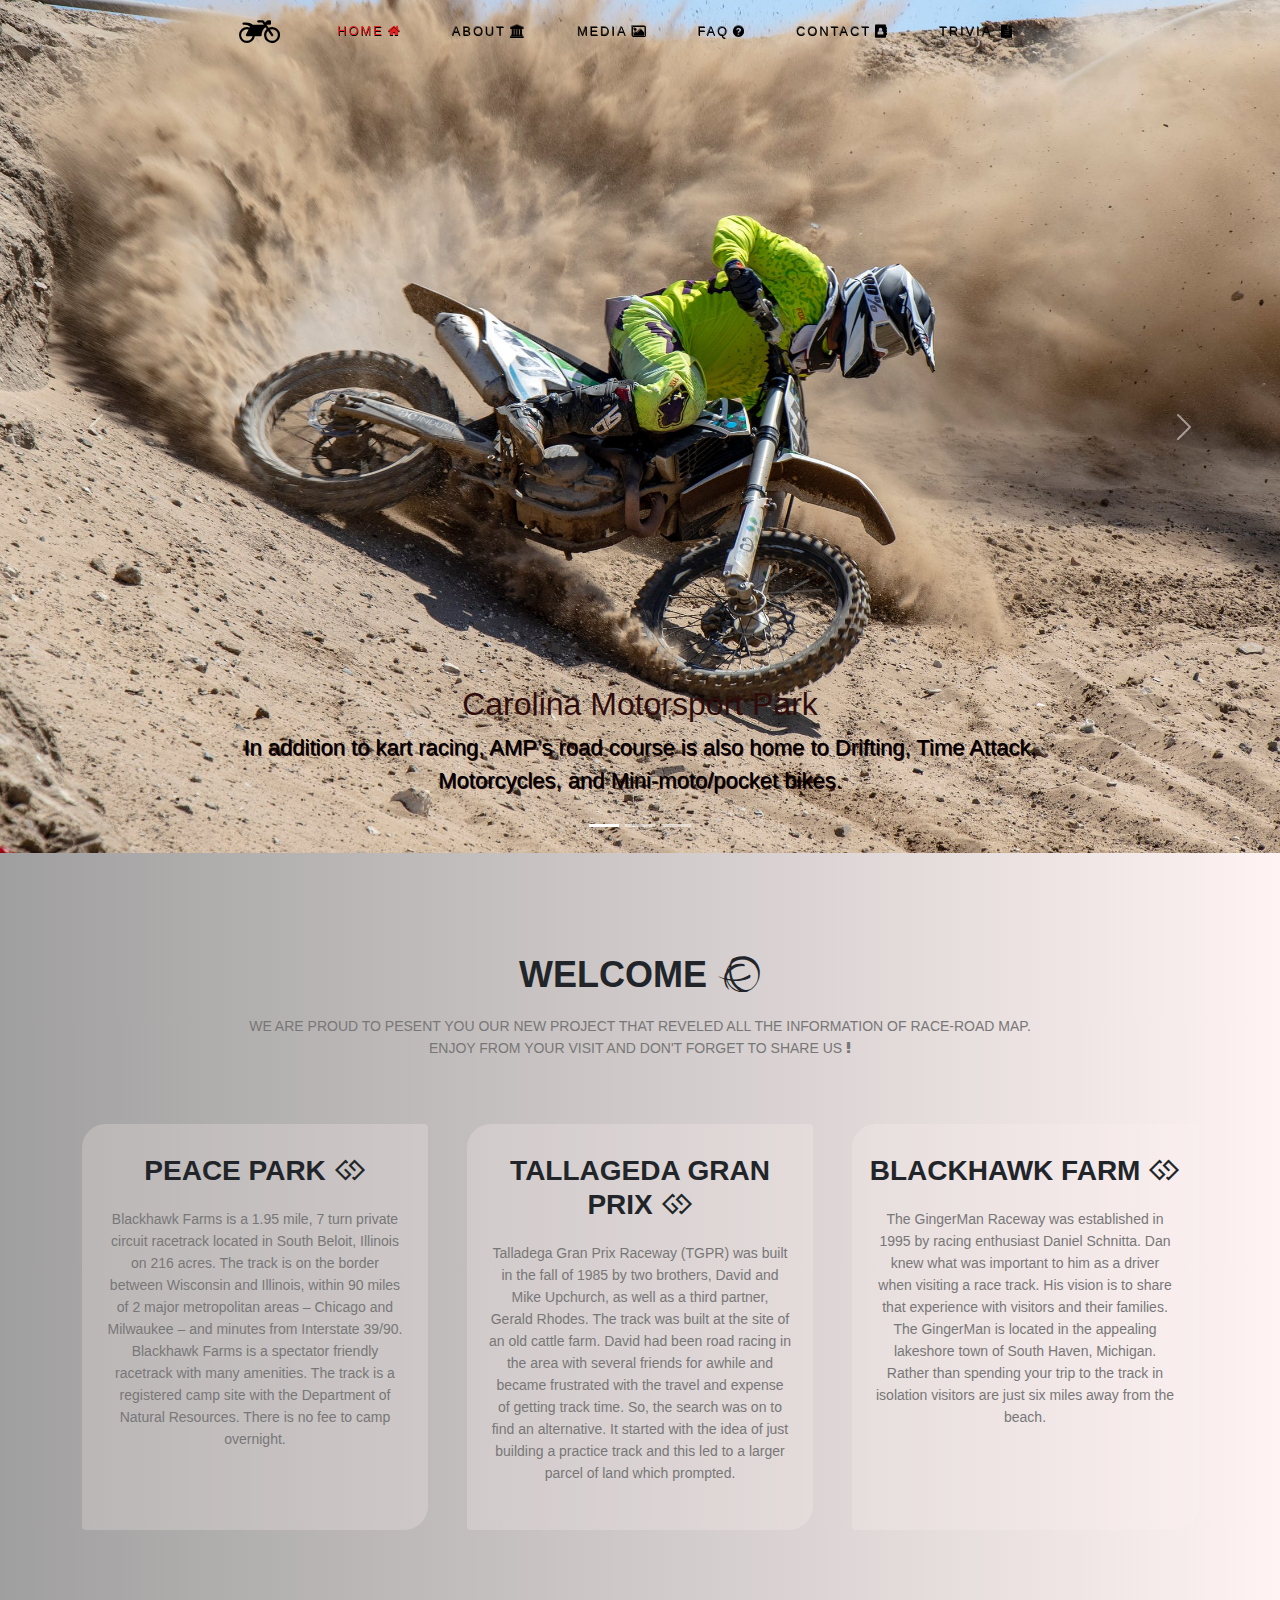
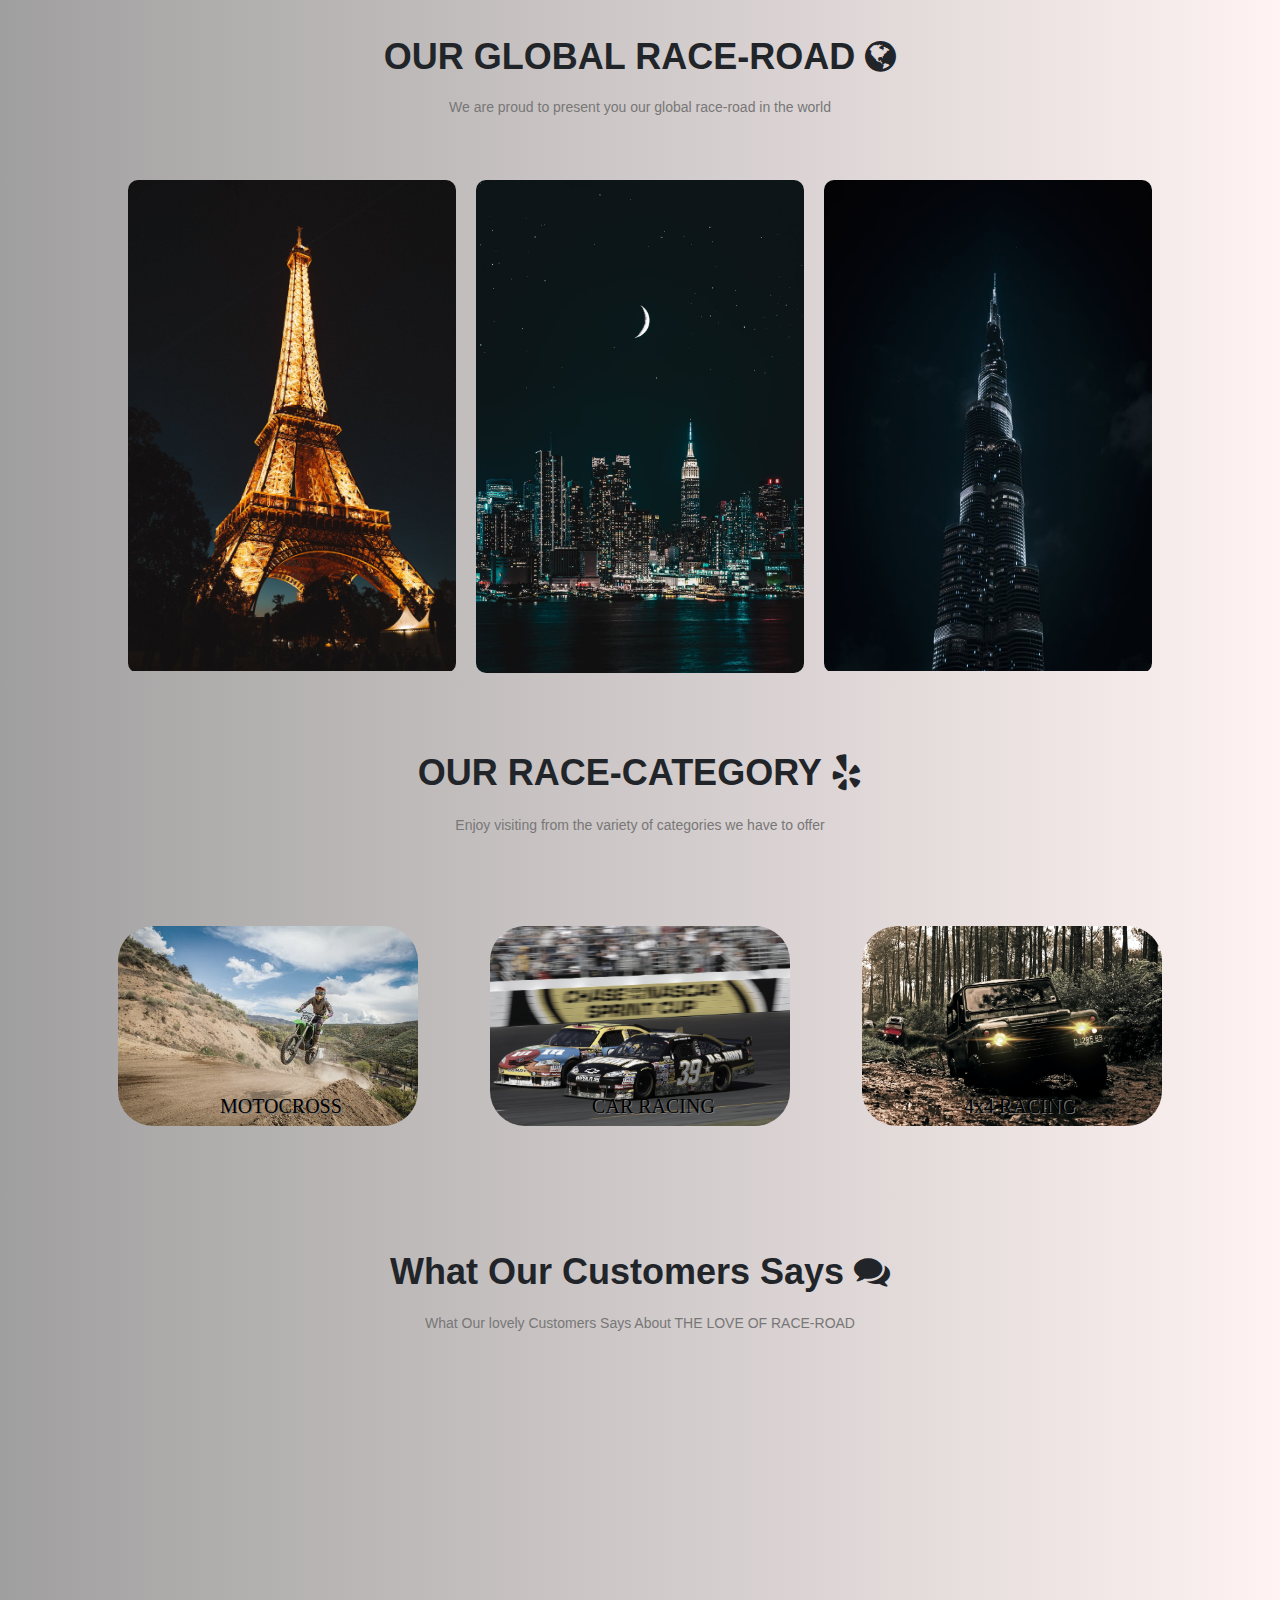
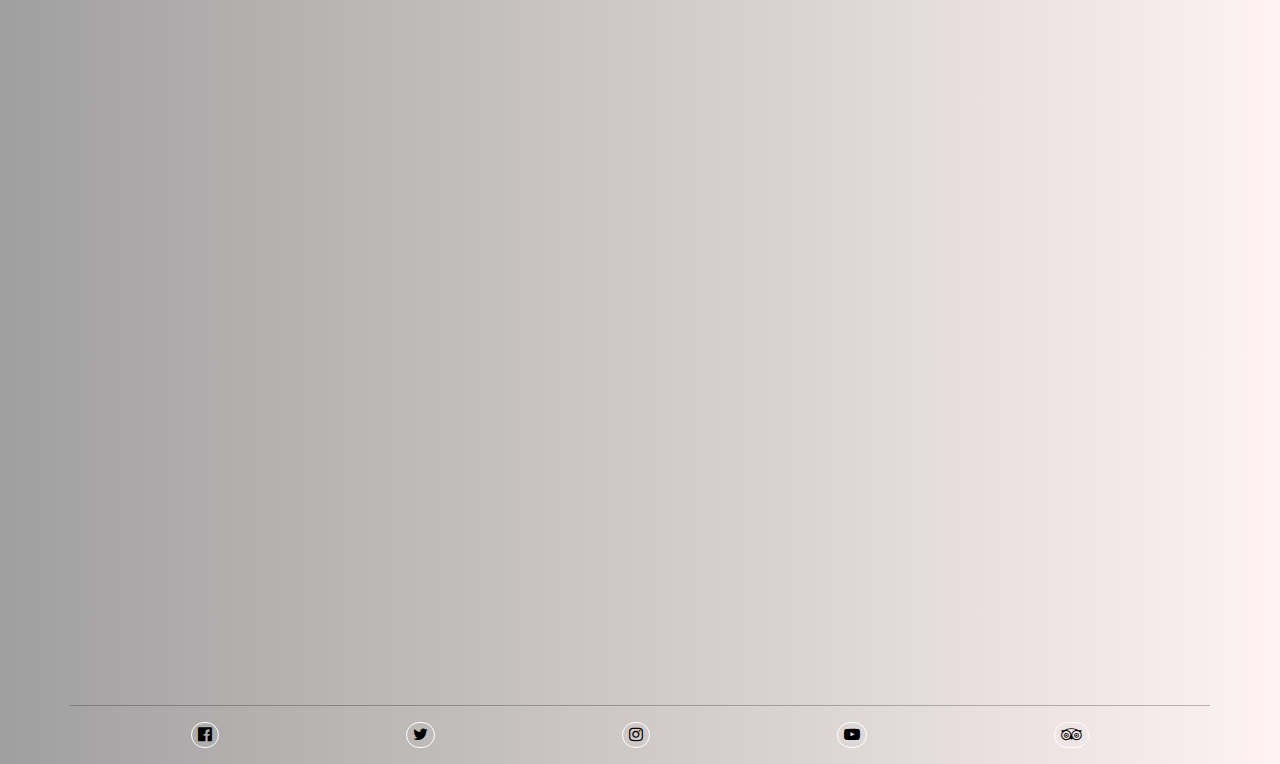
<file: index.html>
<!DOCTYPE html>
<html lang="en">
<head>
  <meta charset="UTF-8">
  <meta http-equiv="X-UA-Compatible" content="IE=edge">
  <meta name="viewport" content="width=device-width, initial-scale=1.0">
  <link rel="stylesheet" href="bootstrap.min.css">
  <link rel="stylesheet" href="project_home.css">
  <link rel="stylesheet" href="style.css">
  <link rel="stylesheet" href="https://cdnjs.cloudflare.com/ajax/libs/font-awesome/4.7.0/css/font-awesome.min.css">
  <link rel="preconnect" href="https://fonts.gstatic.com" crossorigin>
  <link href="https://fonts.googleapis.com/css2?family=Stick+No+Bills:wght@200&display=swap" rel="stylesheet">
  <link href="https://unpkg.com/aos@2.3.1/dist/aos.css" rel="stylesheet">
  <script src="js/home.js"></script>
  <title>Motorcikle-map Home</title>

</head>

<body>
  <header class="m-0 p-0" >
    <div class="row m-0 p-0">
      <nav class="navbar navbar-expand-md navbar-light " data-aos="fade-down" data-aos-duration="600">
        <a href="#" class="logo  "><i class="fa fa-motorcycle" aria-hidden="true"></i></a>
        <button style="border-radius: 24px 8px;" class="navbar-toggler" data-toggle="collapse" data-target="#navbarMenu">
          <span class="navbar-toggler-icon "></span>
        </button>
        <div class="collapse navbar-collapse" id="navbarMenu">
          <ul class="navbar-nav navbarMenu">
            <li class="nav-item">
              <a href="project_home.html" id="id_home" class="nav-link">HOME<i class="fa fa-home p-1"
                  aria-hidden="true"></i></a>
            </li>
            <li class="nav-item">
              <a href="project_about.html" class="nav-link">ABOUT<i class="fa fa-university p-1"
                  aria-hidden="true"></i></a>
            </li>
            <li class="nav-item">
              <a href="project_media.html" id="id_media" class="nav-link">MEDIA<i class="fa fa-picture-o p-1"
                  aria-hidden="true"></i></a>
            </li>
            <li class="nav-item">
              <a href="project_faq.html" class="nav-link">FAQ<i class="fa fa-question-circle p-1"
                  aria-hidden="true"></i></a>
            </li>
            <li class="nav-item">
              <a href="project_contact.html" class="nav-link">CONTACT<i class="fa fa-address-book p-1"
                  aria-hidden="true"></i></a>
            </li>
            <li class="nav-item">
              <a href="project_trivia.html" class="nav-link">TRIVIA <i class="fa fa-file-text p-1"
                  aria-hidden="true"></i></a>
            </li>
          </ul>
        </div>
      </nav>
    </div>
  </header>
  <div class="strip container-fluid">
    <div id="carouselExampleCaptions" class="carousel slide" data-bs-ride="carousel">
      <div class="carousel-indicators">
        <button type="button" data-bs-target="#carouselExampleCaptions" data-bs-slide-to="0" class="active"
          aria-current="true" aria-label="Slide 1"></button>
        <button type="button" data-bs-target="#carouselExampleCaptions" data-bs-slide-to="1"
          aria-label="Slide 2"></button>
        <button type="button" data-bs-target="#carouselExampleCaptions" data-bs-slide-to="2"
          aria-label="Slide 3"></button>
      </div>
      <div class="carousel-inner">
        <div class="carousel-item active">
          <img src="images/firstt.jpeg" class="d-block w-100" alt="images">
          <div class="carousel-caption d-none d-md-block">
            <h2>Carolina Motorsport Park</h2>
            <p>In addition to kart racing, AMP’s road course is also home to Drifting, Time Attack, Motorcycles, and
              Mini-moto/pocket bikes.</p>
          </div>
        </div>
        <div class="carousel-item">
          <img src="images/22.jpeg" class="d-block w-100" alt="images">
          <div class="carousel-caption d-none d-md-block">
            <h2>Road Atlanta</h2>
            <p>The facility is utilized for a wide variety of events, including professional and amateur sports car and
              motorcycle races, corporate programs and testing for motorsports teams.</p>
          </div>
        </div>
        <div class="carousel-item">
          <img src="images/img3.jpeg" class="d-block w-100" alt="images">
          <div class="carousel-caption d-none d-md-block">
            <h2>Talladega Gran Prix Raceway</h2>
            <p>If you have ever thought about renting a track here is your chance! Open year around, TGPR is ideal for
              timing and tuning of motorcycles, go karts, cycling club events, and amateur car clubs. A low-key, casual
              atmosphere makes TGPR a pleasant experience for all.</p>
          </div>
        </div>
      </div>
      <button class="carousel-control-prev" type="button" data-bs-target="#carouselExampleCaptions"
        data-bs-slide="prev">
        <span class="carousel-control-prev-icon" aria-hidden="true"></span>
        <span class="visually-hidden">Previous</span>
      </button>
      <button class="carousel-control-next" type="button" data-bs-target="#carouselExampleCaptions"
        data-bs-slide="next">
        <span class="carousel-control-next-icon" aria-hidden="true"></span>
        <span class="visually-hidden">Next</span>
      </button>
    </div>
  </div>
  
  <div class="Smode"></div>

<section class="info container">
  <h1>WELCOME <i class="fa fa-ravelry" aria-hidden="true"></i></h1>
  <p>WE ARE <strong>PROUD</strong> TO PESENT YOU  OUR NEW PROJECT THAT REVELED ALL THE INFORMATION OF RACE-ROAD MAP.
    <br>
    ENJOY FROM YOUR VISIT AND DON'T FORGET TO SHARE US <i class="fa fa-exclamation" aria-hidden="true"></i></p>

  <div class="rowbox">
    <div class="info-col">
      <h3>PEACE PARK <i class="fa fa-gg" aria-hidden="true"></i></h3>
      <p>Blackhawk Farms is a 1.95 mile, 7 turn private circuit racetrack located in South Beloit, Illinois on 216
        acres. The track is on the border between Wisconsin and Illinois, within 90 miles of 2 major metropolitan
        areas – Chicago and Milwaukee – and minutes from Interstate 39/90.
        Blackhawk Farms is a spectator friendly racetrack with many amenities. The track is a registered camp site
        with the Department of Natural Resources. There is no fee to camp overnight.</p>
    </div>
    <div class="info-col">
      <h3>TALLAGEDA GRAN PRIX <i class="fa fa-gg" aria-hidden="true"></i></h3>
      <p>Talladega Gran Prix Raceway (TGPR) was built in the fall of 1985 by two brothers, David and Mike Upchurch,
            as well as a third partner, Gerald Rhodes. The track was built at the site of an old cattle farm. David had
            been road racing in the area with several friends for awhile and became frustrated with the travel and
            expense of getting track time. So, the search was on to find an alternative. It started with the idea of
            just building a practice track and this led to a larger parcel of land which prompted.</p>
    </div>
    <div class="info-col">
      <h3>BLACKHAWK FARM <i class="fa fa-gg" aria-hidden="true"></i></h3>
      <p>The GingerMan Raceway was established in 1995 by racing enthusiast Daniel Schnitta. Dan knew what was
        important to him as a driver when visiting a race track. His vision is to share that experience with
        visitors and their families.
        The GingerMan is located in the appealing lakeshore town of South Haven, Michigan. Rather than spending your
        trip to the track in isolation visitors are just six miles away from the beach.</p>
    </div>
  </div>
</section>
<!-- country -->
<section class="country">
  <h1>OUR GLOBAL RACE-ROAD <i class="fa fa-globe" aria-hidden="true"></i></h1>
  <p>We are proud to present you our global race-road in the world</p>

  <div class="rowbox">
    <div class="country-col">
      <img src="images/country1.jpeg" alt="london">
      <div class="layer">
        <h3>PARIS</h3>
      </div>
    </div>
    <div class="country-col">
      <img src="images/country2.jpeg" alt="london">
      <div class="layer">
        <h3>NEW YORK</h3>
      </div>
    </div>
    <div class="country-col">
      <img src="images/country3.jpeg" alt="london">
      <div class="layer">
        <h3>DUBAI</h3>
      </div>
    </div>
  </div>
</section>

  <div class="links container-fluid mt-5">
    <h1>OUR RACE-CATEGORY  <i class="fa fa-yelp" aria-hidden="true"></i></h1>
    <P>Enjoy visiting from the variety of categories we have to offer</P>
    <div class="container justify-content-md-around justify-content-sm-center justify-content-lg-around">
      <div class="parent">
        <a href="https://promotocross.com/schedule" target="blank"><img src="images/four.jpeg" height="200" alt="race in africa"></a>
        <div class="child text-black h5 ">MOTOCROSS</div>
        </div>
    
          <div class= "parent ">
        <a href="https://www.defensivedriving.com/blog/6-of-the-most-famous-car-races-in-the-world/" target="blank"><img src="images/Carracing.jpeg" height="200" alt="race in Mo"></a>
        <div class="child text-black h5 ">CAR RACING</div>
      </div>
     
      <div class="parent">
        <a href="https://blackhawkfarms.com/" target="blank"><img src="images/Jeepsrace.jpeg" height="200" alt="race in US"></a>
        <div class="child text-black h5 ">4x4 RACING</div>
      </div>
    </div>
  </div>
    <!-- testimonials -->
    <section class="testimonials">
      <h1>What Our Customers Says <i class="fa fa-comments" aria-hidden="true"></i></h1>
      <p>What Our lovely Customers Says About THE LOVE OF RACE-ROAD</p>

      <div class="rowbox" data-aos="fade-right" data-aos-duration="1500">
        <div class="testimonials-col">
          <img src="images/businessMan2f.jpg" alt="business Man">
          <div class="div">
            <p>
              I want to say that this is the first time I have joined a program where I can get to know more skilled and professional racing drivers.
              Plus a quick and courteous human response, high level service, and amazing people!
              Highly recommend to anyone who wants to learn and get to know the motor field in depth
            </p>
            <h3>joni red</h3>
            <i class="fa fa-star"></i>
            <i class="fa fa-star"></i>
            <i class="fa fa-star"></i>
            <i class="fa fa-star"></i>
            <i class="fa fa-star-o"></i>
          </div>
        </div>
        <div class="testimonials-col">
          <img src="images/businessMan3f.jpg" alt="business  Woman">
          <div class="div">
            <p>
              I heard about this project from a friend, and I want to say that it's the best thing I've done lately.
              Good and kind people, good attitude, good and fast service.
              I highly recommend!
              <br>
              Join this project, it's the best choice you will make. Responsibly!
            </p>
            <h3>Talya Shitrit</h3>
            <i class="fa fa-star"></i>
            <i class="fa fa-star"></i>
            <i class="fa fa-star"></i>
            <i class="fa fa-star"></i>
            <i class="fa fa-star-half-o"></i>
          </div>
        </div>
      </div>
    </section>

    <!-- call to action -->
    <section class="cta" data-aos="zoom-in" data-aos-duration="1500">
      <h1>Enroll For our group of drivers racing<br>Anywhere from the world</h1>
      <a href="project_contact.html" class="hero-btn">CONTACT US <i class="fa fa-sign-in" aria-hidden="true"></i></a>
    </section>
    
  <hr class="container" style="color: rgb(0, 0, 0);">
  <footer class="container-fluid">
    <div class="container ">
      <nav class="d-flex flex-wrap justify-content-around align-items-center">
        <a href="https://www.facebook.com/maps.race" target="blank"><i class="fa fa-facebook-official" aria-hidden="true"></i></a>
        <a href="https://twitter.com/RNSWStewards" target="blank"><i class="fa fa-twitter" aria-hidden="true"></i></i></a>
        <a href="https://www.instagram.com/racemapsmotorsports/" target="blank"><i class="fa fa-instagram"
            aria-hidden="true"></i></a>
        <a href="https://www.youtube.com/watch?v=5eZpm--dpvc" target="blank"><i class="fa fa-youtube-play"
            aria-hidden="true"></i></a>
        <a
          href="https://www.tripadvisor.co.il/LocationPhotoDirectLink-g1799433-d10552215-i202603457-Race_Valley_Motorsport_Park-Tremembe_State_of_Sao_Paulo.html" target="blank"><i
            class="fa fa-tripadvisor" aria-hidden="true"></i></a>
      </nav>
    </div>
  </footer>
  <script src="https://cdn.jsdelivr.net/npm/bootstrap@5.1.1/dist/js/bootstrap.bundle.min.js"
    integrity="sha384-/bQdsTh/da6pkI1MST/rWKFNjaCP5gBSY4sEBT38Q/9RBh9AH40zEOg7Hlq2THRZ"
    crossorigin="anonymous"></script>
  <script src="https://code.jquery.com/jquery-3.2.1.slim.min.js"
    integrity="sha384-KJ3o2DKtIkvYIK3UENzmM7KCkRr/rE9/Qpg6aAZGJwFDMVNA/GpGFF93hXpG5KkN"
    crossorigin="anonymous"></script>
  <script src="https://cdnjs.cloudflare.com/ajax/libs/popper.js/1.12.9/umd/popper.min.js"
    integrity="sha384-ApNbgh9B+Y1QKtv3Rn7W3mgPxhU9K/ScQsAP7hUibX39j7fakFPskvXusvfa0b4Q"
    crossorigin="anonymous"></script>
  <script src="https://maxcdn.bootstrapcdn.com/bootstrap/4.0.0/js/bootstrap.min.js"
    integrity="sha384-JZR6Spejh4U02d8jOt6vLEHfe/JQGiRRSQQxSfFWpi1MquVdAyjUar5+76PVCmYl"
    crossorigin="anonymous"></script>
  <script src="https://unpkg.com/aos@2.3.1/dist/aos.js"></script>
</body>

</html>
</file>
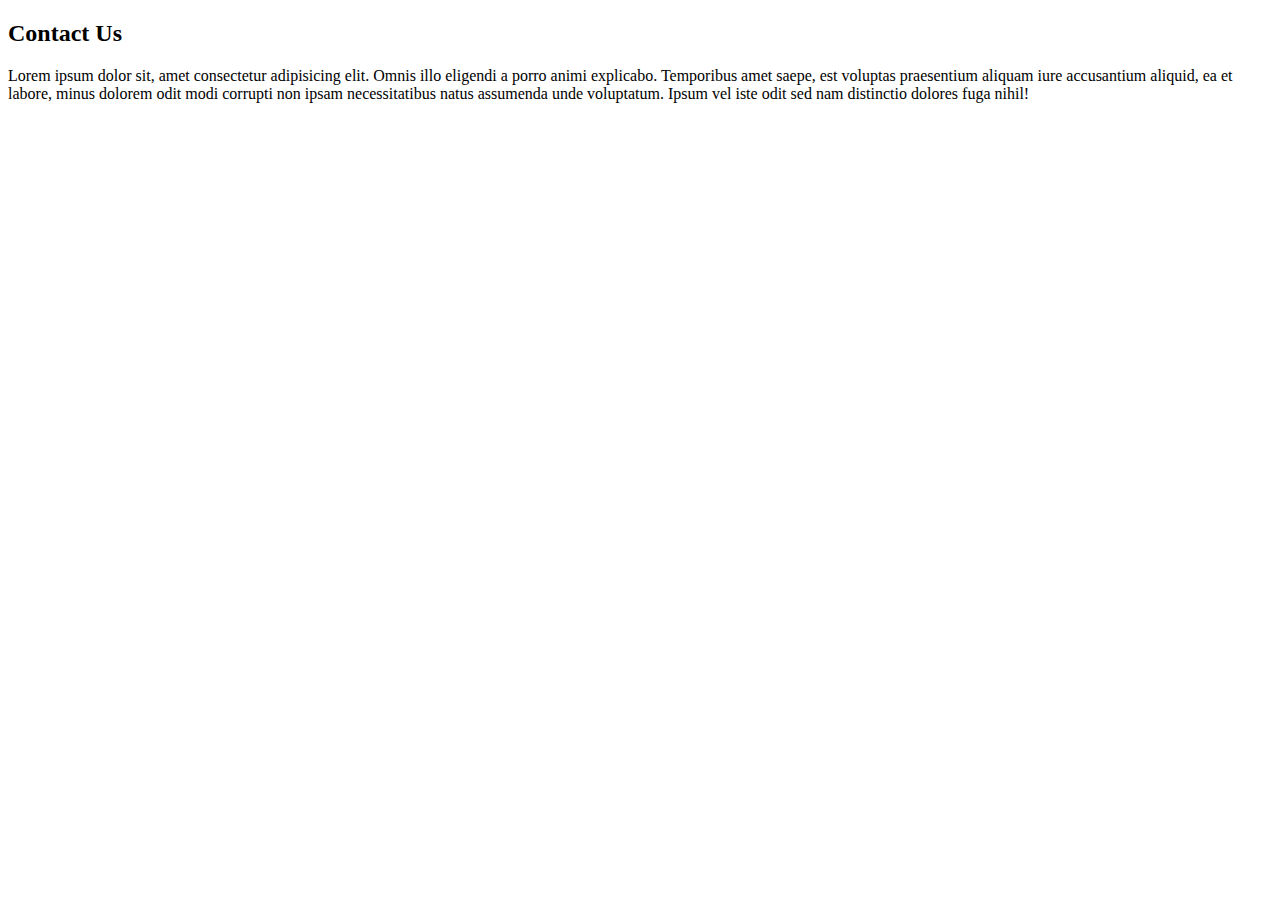
<file: contact.html>
<!DOCTYPE html>
<html lang="en">
<head>
    <meta charset="UTF-8">
    <meta http-equiv="X-UA-Compatible" content="IE=edge">
    <meta name="viewport" content="width=device-width, initial-scale=1.0">
    <title>Document</title>
</head>
<body>
        <section class="contact">
            <div class="content">
                <h2>Contact Us</h2>
                <p>Lorem ipsum dolor sit, amet consectetur adipisicing elit. Omnis illo eligendi a porro animi explicabo. Temporibus amet saepe, est voluptas praesentium aliquam iure accusantium aliquid, ea et labore, minus dolorem odit modi corrupti non ipsam necessitatibus natus assumenda unde voluptatum. Ipsum vel iste odit sed nam distinctio dolores fuga nihil!</p>
            </div>
            <div class="container"></div>
        </section>
</body>
</html>
</file>
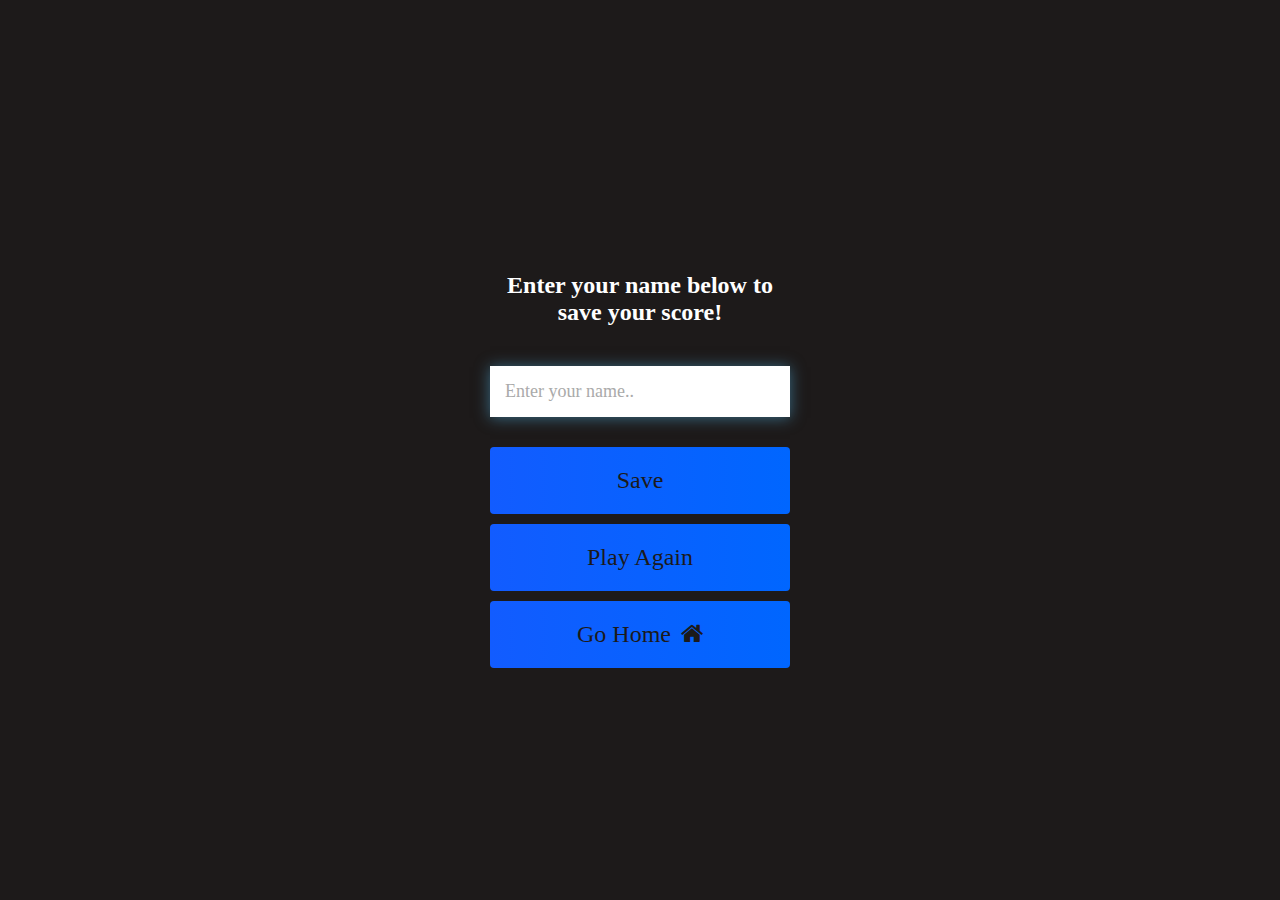
<file: end.html>
<!DOCTYPE html>
<html lang="en">
<head>
    <meta charset="UTF-8">
    <meta http-equiv="X-UA-Compatible" content="IE=edge">
    <meta name="viewport" content="width=device-width, initial-scale=1.0">
    <title>End Page</title>
    <link rel="stylesheet" href="project_trivia.css">
    <link rel="stylesheet" href="https://cdnjs.cloudflare.com/ajax/libs/font-awesome/4.7.0/css/font-awesome.min.css">
</head>
<body>
    <div class="container">
        <div id="end" class="flex-center flex-colum">
            <h1 id="finalScore">0</h1>
            <form class="end-form-container">
                <h2 id="end-text">Enter your name below to save your score!</h2>
                <input type="text" name="name" id="username" placeholder="Enter your name..">
                <button class="btn" id="saveScoreBtn" type="submit" onclick="saveHighScore(event)" disabled>Save</button>
            </form>
            <a href="/game.html" class="btn">Play Again</a>
            <a href="/project_trivia.html" class="btn">Go Home<i class="fa fa-home" aria-hidden="true"></i></a>
        </div>
    </div>
    <script src="js/end.js"></script>
</body>
</html>
</file>
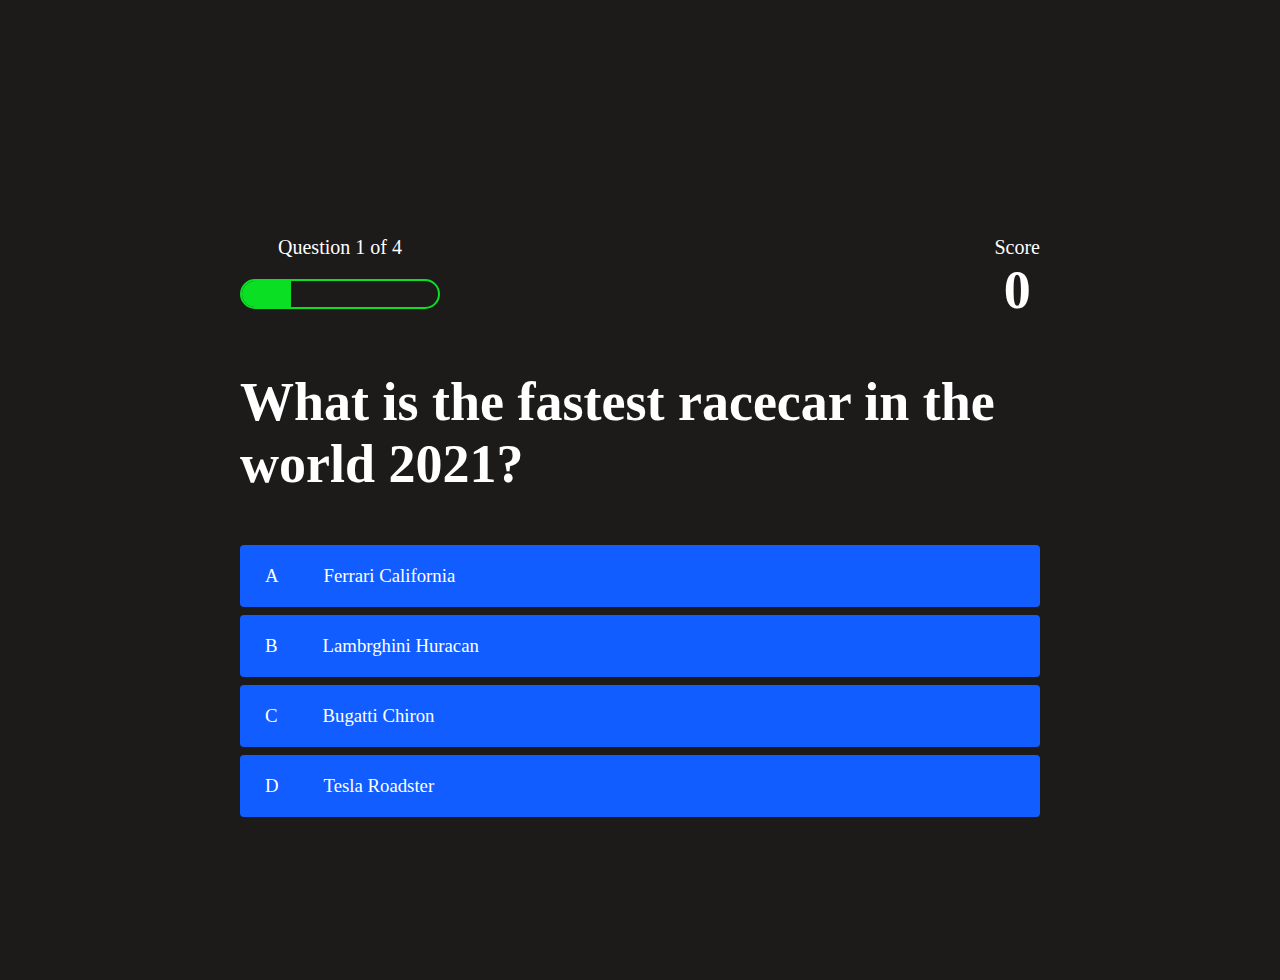
<file: game.html>
<!DOCTYPE html>
<html lang="en">
<head>
    <meta charset="UTF-8">
    <meta http-equiv="X-UA-Compatible" content="IE=edge">
    <meta name="viewport" content="width=device-width, initial-scale=1.0">
    <link rel="stylesheet" href="project_trivia.css">
    <link rel="stylesheet" href="game.css">
    <title>Quiz Page</title>

</head>
<body>
    <div class="container">
        <div id="game" class="justify-center flex-colum">
            <div id="hub">
                <div class="hub-item">
                    <p id="progressText" class="hub-prefix">
                        Question
                    </p>
                    <div id="progressBar">
                        <div id="progressBarFull"></div>
                    </div>
                </div>
                <div class="hub-item">
                    <p class="hub-prefix">
                        Score
                    </p>
                    <h1 class="hub-main-text" id="score">
                        0
                    </h1>
                </div>
            </div>
            <h1 id="question">question 1</h1>
            <div class="choice-container">
                <p class="choice-prefix">A</p>
                <p class="choice-text" data-number="1">Choice</p>
            </div>
            <div class="choice-container">
                <p class="choice-prefix">B</p>
                <p class="choice-text" data-number="2">Choice 2</p>
            </div>
            <div class="choice-container">
                <p class="choice-prefix">C</p>
                <p class="choice-text" data-number="3">Choice 3</p>
            </div>
            <div class="choice-container">
                <p class="choice-prefix">D</p>
                <p class="choice-text" data-number="4">Choice 4</p>
            </div>
        </div>
    </div>
<script src="js/game.js"></script>
</body>
</html>
</file>
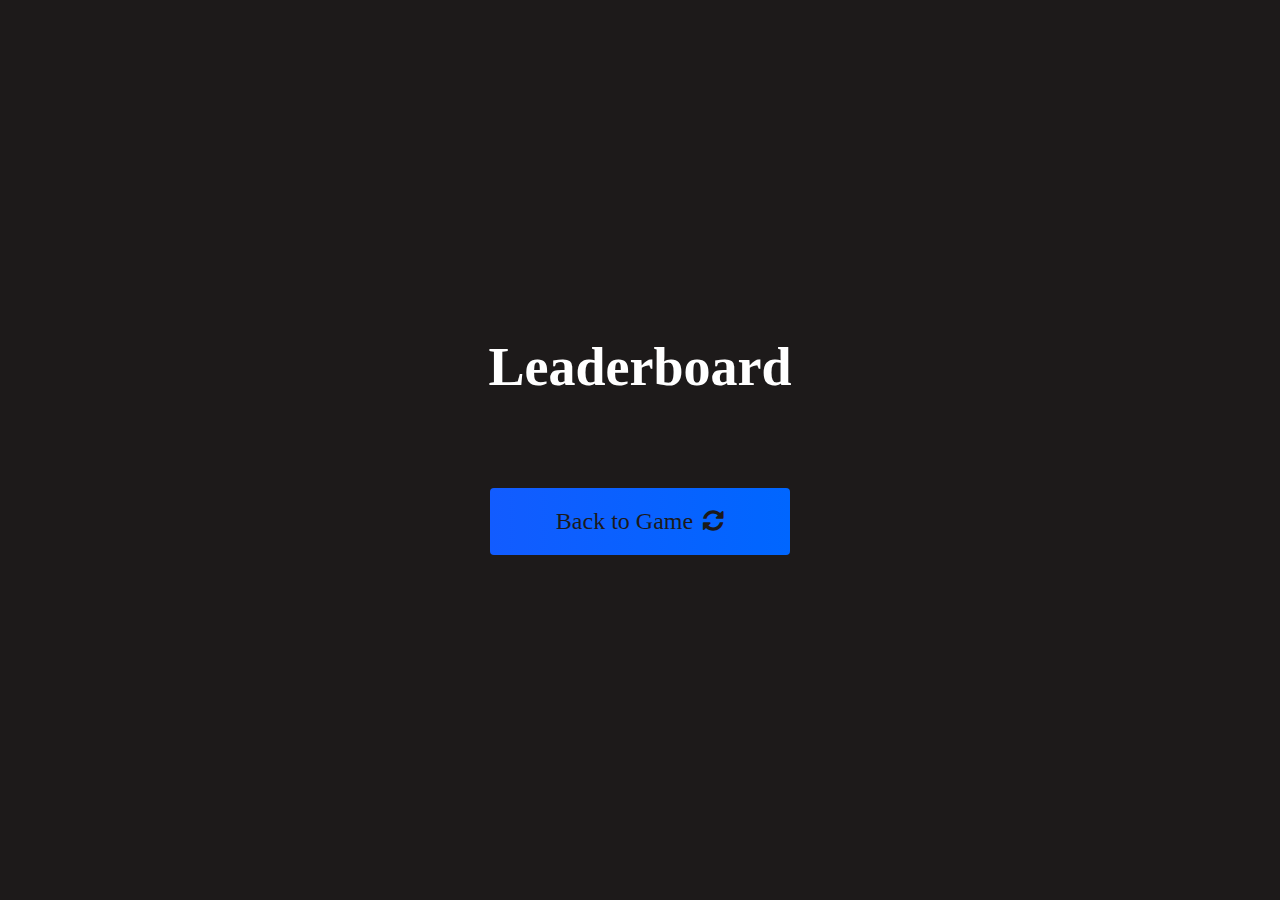
<file: highscore.html>
<!DOCTYPE html>
<html lang="en">
<head>
    <meta charset="UTF-8">
    <meta http-equiv="X-UA-Compatible" content="IE=edge">
    <meta name="viewport" content="width=device-width, initial-scale=1.0">
    <title>High Score</title>
    <link rel="stylesheet" href="project_trivia.css">
    <link rel="stylesheet" href="highscore.css">
    <link rel="stylesheet" href="https://cdnjs.cloudflare.com/ajax/libs/font-awesome/4.7.0/css/font-awesome.min.css">
</head>
<body>
    <div class="container">
        <div id="highScore" class="flex-center flex-colum">
            <h1 id="finalScore">Leaderboard</h1>
            <ul id="highScoreList"></ul>
            <a href="/project_trivia.html" class="btn">Back to Game<i class="fa fa-refresh" aria-hidden="true"></i></a>
        </div>
    </div>
<script src="js/highscore.js"></script>
</body>
</html>
</file>
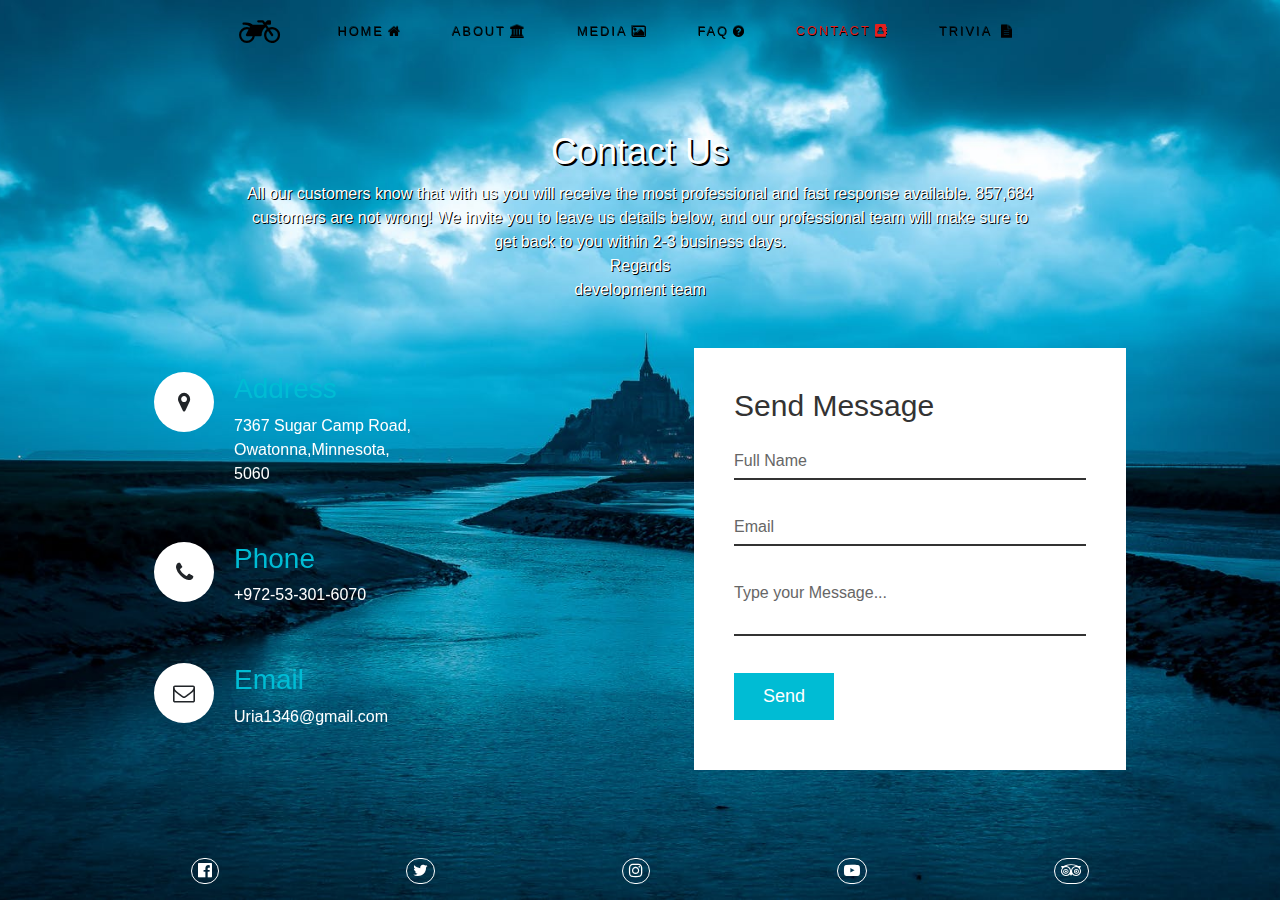
<file: project_contact.html>
<!DOCTYPE html>
<html lang="en">
<head>
  <meta charset="UTF-8">
  <meta http-equiv="X-UA-Compatible" content="IE=edge">
  <meta name="viewport" content="width=device-width, initial-scale=1.0">
  <link rel="stylesheet" href="bootstrap.min.css">
  <link rel="stylesheet" href="project_contact.css">
  <link rel="stylesheet" href="style.css">
  <link rel="stylesheet" href="https://cdnjs.cloudflare.com/ajax/libs/font-awesome/4.7.0/css/font-awesome.min.css">
  <link rel="preconnect" href="https://fonts.gstatic.com" crossorigin>
  <link href="https://fonts.googleapis.com/css2?family=Stick+No+Bills:wght@200&display=swap" rel="stylesheet">
  <link href="https://unpkg.com/aos@2.3.1/dist/aos.css" rel="stylesheet">
  <script src="js/contact.js"></script>
  <title>About us</title>

</head>

<body>
  <header class="m-0 p-0" >
    <div class="row m-0 p-0">
      <nav class="navbar navbar-expand-md navbar-light " data-aos="fade-down" data-aos-duration="600">
        <a href="#" class="logo  "><i class="fa fa-motorcycle" aria-hidden="true"></i></a>
        <button style="border-radius: 24px 8px;" class="navbar-toggler" data-toggle="collapse" data-target="#navbarMenu">
          <span class="navbar-toggler-icon "></span>
        </button>
        <div class="collapse navbar-collapse " id="navbarMenu">
          <ul class="navbar-nav navbarMenu">
            <li class="nav-item">
              <a href="index.html" id="id_home" class="nav-link">HOME<i class="fa fa-home p-1"
                  aria-hidden="true"></i></a>
            </li>
            <li class="nav-item">
              <a href="project_about.html" class="nav-link">ABOUT<i class="fa fa-university p-1"
                  aria-hidden="true"></i></a>
            </li>
            <li class="nav-item">
              <a href="project_media.html" id="id_media" class="nav-link">MEDIA<i class="fa fa-picture-o p-1"
                  aria-hidden="true"></i></a>
            </li>
            <li class="nav-item">
              <a href="project_faq.html" class="nav-link">FAQ<i class="fa fa-question-circle p-1"
                  aria-hidden="true"></i></a>
            </li>
            <li class="nav-item">
              <a href="project_contact.html" id="id_contact" class="nav-link">CONTACT<i class="fa fa-address-book p-1"
                  aria-hidden="true"></i></a>
            </li>
            <li class="nav-item">
              <a href="project_trivia.html" class="nav-link">TRIVIA <i class="fa fa-file-text p-1"
                  aria-hidden="true"></i></a>
            </li>
          </ul>
        </div>
      </nav>
    </div>
  </header>



  <section class="contact">
    <div class="content">
        <h2>Contact Us</h2>
        <p>All our customers know that with us you will receive the most professional and fast response available.
          857,684 customers are not wrong!
          We invite you to leave us details below, and our professional team will make sure to get back to you within 2-3 business days.
          <br>
          Regards
          <br>
          development team</p>
    </div>
    <div class="containerd">
        <div class="contactInfo">
          <div class="box" data-aos="fade-down" data-aos-delay="200">
            <div class="icon"><i class="fa fa-map-marker" aria-hidden="true"></i></div>
            <div class="text">
              <h3>Address</h3>
              <p>7367  Sugar Camp Road,<br>Owatonna,Minnesota,<br>5060</p>
            </div>
          </div>
          <div class="box" data-aos="fade-down" data-aos-delay="400">
            <div class="icon"><i class="fa fa-phone" aria-hidden="true"></i></div>
            <div class="text">
              <h3>Phone</h3>
              <p>+972-53-301-6070</p>
            </div>
          </div>
          <div class="box" data-aos="fade-down" data-aos-delay="600">
            <div class="icon"><i class="fa fa-envelope-o" aria-hidden="true"></i></div>
            <div class="text">
              <h3>Email</h3>
              <p>Uria1346@gmail.com</p>
            </div>
          </div>
          </div>
          <div class="contactForm" data-aos="fade-down">
            <form action="thanks.html"> 
              <h2>Send Message</h2>
              <div class="inputBox">
                <input type="text" name="" required>
                <span>Full Name</span>
              </div>
              <div class="inputBox">
                <input type="email" name="" required>
                <span>Email</span>
              </div>
              <div class="inputBox">
                <textarea required></textarea>
                <span>Type your Message...</span>
              </div>
              <div class="inputBox">
                <input type="submit" name="" value="Send">
              </div>
            </form>
          </div>
        </div>
    </div>
</section>





    <footer class="container-fluid fixed-bottom">
      <div class="container ">
        <nav class="d-flex flex-wrap justify-content-around align-items-center">
          <a href="https://www.facebook.com/maps.race" target="blank"><i class="fa fa-facebook-official" aria-hidden="true"></i></a>
          <a href="https://twitter.com/RNSWStewards" target="blank"><i class="fa fa-twitter" aria-hidden="true"></i></i></a>
          <a href="https://www.instagram.com/racemapsmotorsports/" target="blank"><i class="fa fa-instagram"
              aria-hidden="true"></i></a>
          <a href="https://www.youtube.com/watch?v=5eZpm--dpvc" target="blank"><i class="fa fa-youtube-play"
              aria-hidden="true"></i></a>
          <a
            href="https://www.tripadvisor.co.il/LocationPhotoDirectLink-g1799433-d10552215-i202603457-Race_Valley_Motorsport_Park-Tremembe_State_of_Sao_Paulo.html" target="blank"><i
              class="fa fa-tripadvisor" aria-hidden="true"></i></a>
        </nav>
      </div>
    </footer>


  <script src="https://cdn.jsdelivr.net/npm/bootstrap@5.1.1/dist/js/bootstrap.bundle.min.js"
    integrity="sha384-/bQdsTh/da6pkI1MST/rWKFNjaCP5gBSY4sEBT38Q/9RBh9AH40zEOg7Hlq2THRZ"
    crossorigin="anonymous"></script>
  <script src="https://code.jquery.com/jquery-3.2.1.slim.min.js"
    integrity="sha384-KJ3o2DKtIkvYIK3UENzmM7KCkRr/rE9/Qpg6aAZGJwFDMVNA/GpGFF93hXpG5KkN"
    crossorigin="anonymous"></script>
  <script src="https://cdnjs.cloudflare.com/ajax/libs/popper.js/1.12.9/umd/popper.min.js"
    integrity="sha384-ApNbgh9B+Y1QKtv3Rn7W3mgPxhU9K/ScQsAP7hUibX39j7fakFPskvXusvfa0b4Q"
    crossorigin="anonymous"></script>
  <script src="https://maxcdn.bootstrapcdn.com/bootstrap/4.0.0/js/bootstrap.min.js"
    integrity="sha384-JZR6Spejh4U02d8jOt6vLEHfe/JQGiRRSQQxSfFWpi1MquVdAyjUar5+76PVCmYl"
    crossorigin="anonymous"></script>
  <script src="https://unpkg.com/aos@2.3.1/dist/aos.js"></script>
</body>

</html>
</file>
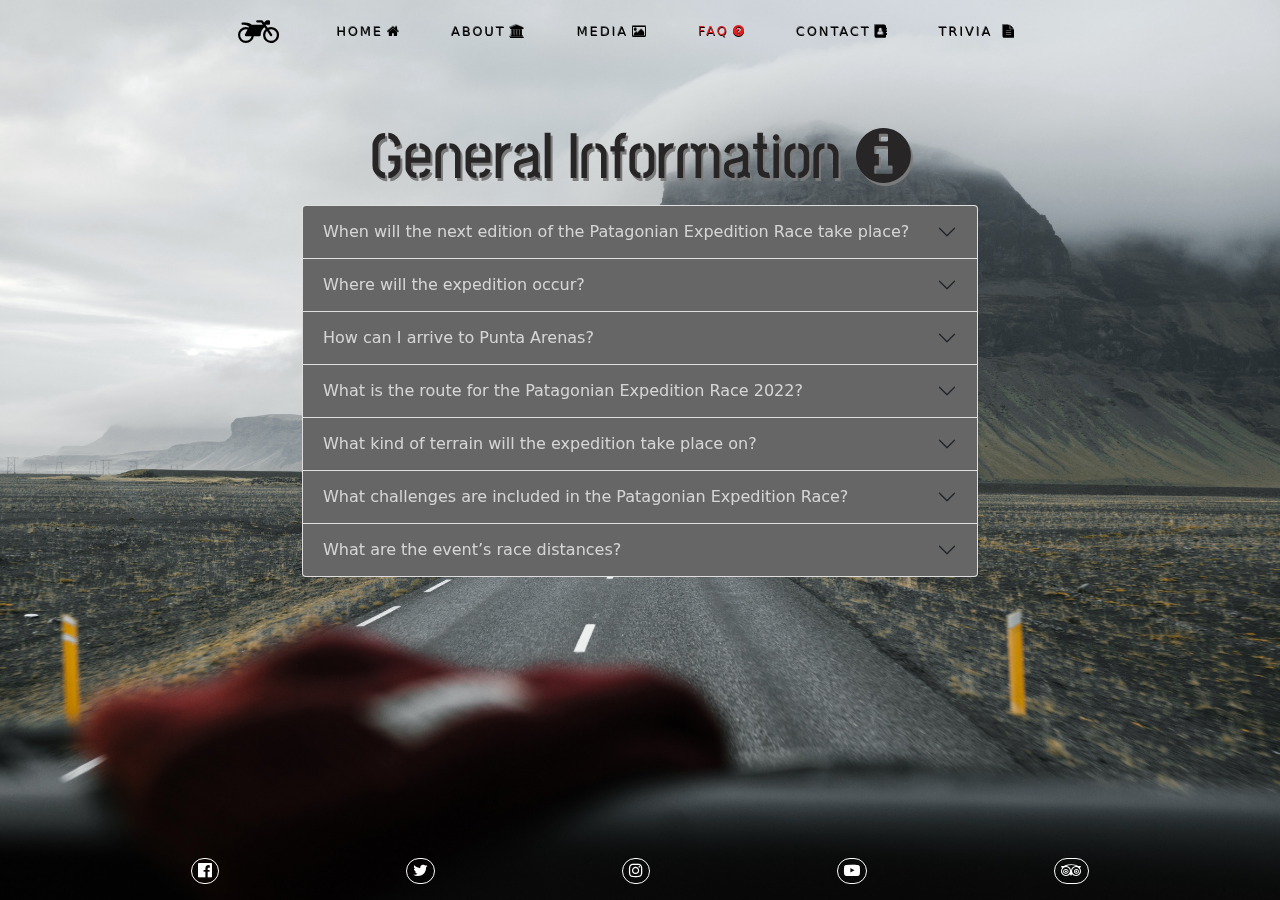
<file: project_faq.html>
<!DOCTYPE html>
<html lang="en">

<head>
    <meta charset="UTF-8">
    <meta http-equiv="X-UA-Compatible" content="IE=edge">
    <meta name="viewport" content="width=device-width, initial-scale=1.0">
    <link rel="stylesheet" href="bootstrap.min.css">
    <link rel="stylesheet" href="project_faq.css">
    <link rel="stylesheet" href="style.css">
    <link rel="stylesheet" href="https://cdnjs.cloudflare.com/ajax/libs/font-awesome/4.7.0/css/font-awesome.min.css">
    <link rel="preconnect" href="https://fonts.gstatic.com" crossorigin>
    <link href="https://fonts.googleapis.com/css2?family=Stick+No+Bills:wght@200&display=swap" rel="stylesheet">
    <link href="https://unpkg.com/aos@2.3.1/dist/aos.css" rel="stylesheet">
    <script src="js/faq.js"></script>
    <title>f.a.q</title>

</head>

<body>
    <header class="m-0 p-0" >
        <div class="row m-0 p-0">
          <nav class="navbar navbar-expand-md navbar-light " data-aos="fade-down" data-aos-duration="600">
            <a href="#" class="logo  "><i class="fa fa-motorcycle" aria-hidden="true"></i></a>
            <button style="border-radius: 24px 8px;" class="navbar-toggler" data-toggle="collapse" data-target="#navbarMenu">
              <span class="navbar-toggler-icon "></span>
            </button>
            <div class="collapse navbar-collapse " id="navbarMenu">
              <ul class="navbar-nav navbarMenu">
                <li class="nav-item">
                  <a href="index.html" id="id_home" class="nav-link">HOME<i class="fa fa-home p-1"
                      aria-hidden="true"></i></a>
                </li>
                <li class="nav-item">
                  <a href="project_about.html" class="nav-link">ABOUT<i class="fa fa-university p-1"
                      aria-hidden="true"></i></a>
                </li>
                <li class="nav-item">
                  <a href="project_media.html" id="id_media" class="nav-link">MEDIA<i class="fa fa-picture-o p-1"
                      aria-hidden="true"></i></a>
                </li>
                <li class="nav-item">
                  <a href="project_faq.html" id="id_faq" class="nav-link">FAQ<i class="fa fa-question-circle p-1"
                      aria-hidden="true"></i></a>
                </li>
                <li class="nav-item">
                  <a href="project_contact.html" class="nav-link">CONTACT<i class="fa fa-address-book p-1"
                      aria-hidden="true"></i></a>
                </li>
                <li class="nav-item">
                  <a href="project_trivia.html" class="nav-link">TRIVIA <i class="fa fa-file-text p-1"
                      aria-hidden="true"></i></a>
                </li>
              </ul>
            </div>
          </nav>
        </div>
      </header>

    <main class="container_fluid">
        <div class="container" data-aos="zoom-in" data-aos-duration="1500">
            <h1 class="text-center">General Information <i class="fa fa-info-circle" aria-hidden="true"></i></h1>
            <div class="accordion" id="accordionExample">
                <div class="accordion-item">
                    <h2 class="accordion-header" id="headingOne">
                        <button class="accordion-button collapsed" type="button" data-bs-toggle="collapse"
                            data-bs-target="#collapseOne" aria-expanded="false" aria-controls="collapseOne">
                            When will the next edition of the Patagonian Expedition Race take place?
                        </button>
                    </h2>
                    <div id="collapseOne" class="accordion-collapse collapse" aria-labelledby="headingOne"
                        data-bs-parent="#accordionExample">
                        <div class="accordion-body">
                            The 2022 edition of the Patagonian Expedition Race will take place in November 2022.
                        </div>
                    </div>
                </div>
                <div class="accordion-item">
                    <h2 class="accordion-header" id="headingTwo">
                        <button class="accordion-button collapsed" type="button" data-bs-toggle="collapse"
                            data-bs-target="#collapseTwo" aria-expanded="false" aria-controls="collapseTwo">
                            Where will the expedition occur?
                        </button>
                    </h2>
                    <div id="collapseTwo" class="accordion-collapse collapse" aria-labelledby="headingTwo"
                        data-bs-parent="#accordionExample">
                        <div class="accordion-body">
                            It will take place in the heart of southern Chilean Patagonia. The region’s capital and
                            place for all pre-race events is the city of Punta Arenas.
                        </div>
                    </div>
                </div>
                <div class="accordion-item">
                    <h2 class="accordion-header" id="headingTwo">
                        <button class="accordion-button collapsed" type="button" data-bs-toggle="collapse"
                            data-bs-target="#three" aria-expanded="false" aria-controls="collapseThree">
                            How can I arrive to Punta Arenas?
                        </button>
                    </h2>
                    <div id="three" class="accordion-collapse collapse" aria-labelledby="headingTwo"
                        data-bs-parent="#accordionExample">
                        <div class="accordion-body">
                            In order to arrive from any part of the world, the habitual route is to pass through Chile’s
                            capital, Santiago, from where it is then possible to travel by plane, approximately 3-4
                            hours to complete, to Punta Arenas, in the Patagonia’s extreme south.
                        </div>
                    </div>
                </div>
                <div class="accordion-item">
                    <h2 class="accordion-header" id="headingTwo">
                        <button class="accordion-button collapsed" type="button" data-bs-toggle="collapse"
                            data-bs-target="#Four" aria-expanded="false" aria-controls="collapseFour">
                            What is the route for the Patagonian Expedition Race 2022?
                        </button>
                    </h2>
                    <div id="Four" class="accordion-collapse collapse" aria-labelledby="headingTwo"
                        data-bs-parent="#accordionExample">
                        <div class="accordion-body">
                            The race route is only presented to the teams 24 hours before its start. At this time, teams
                            will receive official race maps and technical route details. Before that, the race director
                            will only provide certain general guidelines and race information in order to better prepare
                            runners for the event.
                        </div>
                    </div>
                </div>
                <div class="accordion-item">
                    <h2 class="accordion-header" id="headingTwo">
                        <button class="accordion-button collapsed" type="button" data-bs-toggle="collapse"
                            data-bs-target="#Five" aria-expanded="false" aria-controls="collapseFour">
                            What kind of terrain will the expedition take place on?
                        </button>
                    </h2>
                    <div id="Five" class="accordion-collapse collapse" aria-labelledby="headingTwo"
                        data-bs-parent="#accordionExample">
                        <div class="accordion-body">
                            The race will primarily take place through virgin territories, passing along vast
                            uninhabited areas of great scenic variety and strong climatic contrasts. It is a long
                            journey across mountains, forests, peats, grasslands, and rivers, where teams will need to
                            encounter bordering lakes, fjords entering the area, large glaciers descending from the
                            Campo de Hielo Sur (Southern Ice Fields), drastic and changing climates, and a variety of
                            geographic environments.
                        </div>
                    </div>
                </div>
                <div class="accordion-item">
                    <h2 class="accordion-header" id="headingTwo">
                        <button class="accordion-button collapsed" type="button" data-bs-toggle="collapse"
                            data-bs-target="#Six" aria-expanded="false" aria-controls="collapseFour">
                            What challenges are included in the Patagonian Expedition Race?
                        </button>
                    </h2>
                    <div id="Six" class="accordion-collapse collapse" aria-labelledby="headingTwo"
                        data-bs-parent="#accordionExample">
                        <div class="accordion-body">
                            The challenges that define the expedition’s race sections include trekking along and through
                            mountains, kayak, and mountain bike, with each being presented in two or three sections
                            throughout the course. It is often in trekking sections where the greatest time differences
                            will occur between teams. Other essential skills will be tested, such as compass and map
                            navigation, planning and developing a strategy, and most importantly, teamwork.
                        </div>
                    </div>
                </div>
                <div class="accordion-item">
                    <h2 class="accordion-header" id="headingTwo">
                        <button class="accordion-button collapsed" type="button" data-bs-toggle="collapse"
                            data-bs-target="#Seven" aria-expanded="false" aria-controls="collapseFour">
                            What are the event’s race distances?
                        </button>
                    </h2>
                    <div id="Seven" class="accordion-collapse collapse" aria-labelledby="headingTwo"
                        data-bs-parent="#accordionExample">
                        <div class="accordion-body">
                            The race distances are between 600-800km depending on the edition. Generally, each section
                            of the race is independent, meaning trekking, kayak, or mountain bike can have distances of
                            30-150km, and in some cases, even further.
                        </div>
                    </div>
                </div>

            </div>
        </div>
    </main>
  


    <footer class="container-fluid fixed-bottom">
        <div class="container ">
          <nav class="d-flex flex-wrap justify-content-around align-items-center">
            <a href="https://www.facebook.com/maps.race" target="blank"><i class="fa fa-facebook-official" aria-hidden="true"></i></a>
            <a href="https://twitter.com/RNSWStewards" target="blank"><i class="fa fa-twitter" aria-hidden="true"></i></i></a>
            <a href="https://www.instagram.com/racemapsmotorsports/" target="blank"><i class="fa fa-instagram"
                aria-hidden="true"></i></a>
            <a href="https://www.youtube.com/watch?v=5eZpm--dpvc" target="blank"><i class="fa fa-youtube-play"
                aria-hidden="true"></i></a>
            <a
              href="https://www.tripadvisor.co.il/LocationPhotoDirectLink-g1799433-d10552215-i202603457-Race_Valley_Motorsport_Park-Tremembe_State_of_Sao_Paulo.html" target="blank"><i
                class="fa fa-tripadvisor" aria-hidden="true"></i></a>
          </nav>
        </div>
      </footer>



<script src="https://cdn.jsdelivr.net/npm/bootstrap@5.1.1/dist/js/bootstrap.bundle.min.js"
    integrity="sha384-/bQdsTh/da6pkI1MST/rWKFNjaCP5gBSY4sEBT38Q/9RBh9AH40zEOg7Hlq2THRZ"
    crossorigin="anonymous"></script>
<script src="https://code.jquery.com/jquery-3.2.1.slim.min.js"
    integrity="sha384-KJ3o2DKtIkvYIK3UENzmM7KCkRr/rE9/Qpg6aAZGJwFDMVNA/GpGFF93hXpG5KkN"
    crossorigin="anonymous"></script>
<script src="https://cdnjs.cloudflare.com/ajax/libs/popper.js/1.12.9/umd/popper.min.js"
    integrity="sha384-ApNbgh9B+Y1QKtv3Rn7W3mgPxhU9K/ScQsAP7hUibX39j7fakFPskvXusvfa0b4Q"
    crossorigin="anonymous"></script>
<script src="https://maxcdn.bootstrapcdn.com/bootstrap/4.0.0/js/bootstrap.min.js"
    integrity="sha384-JZR6Spejh4U02d8jOt6vLEHfe/JQGiRRSQQxSfFWpi1MquVdAyjUar5+76PVCmYl"
    crossorigin="anonymous"></script>
<script src="https://unpkg.com/aos@2.3.1/dist/aos.js"></script>
</body>

</html>
</file>
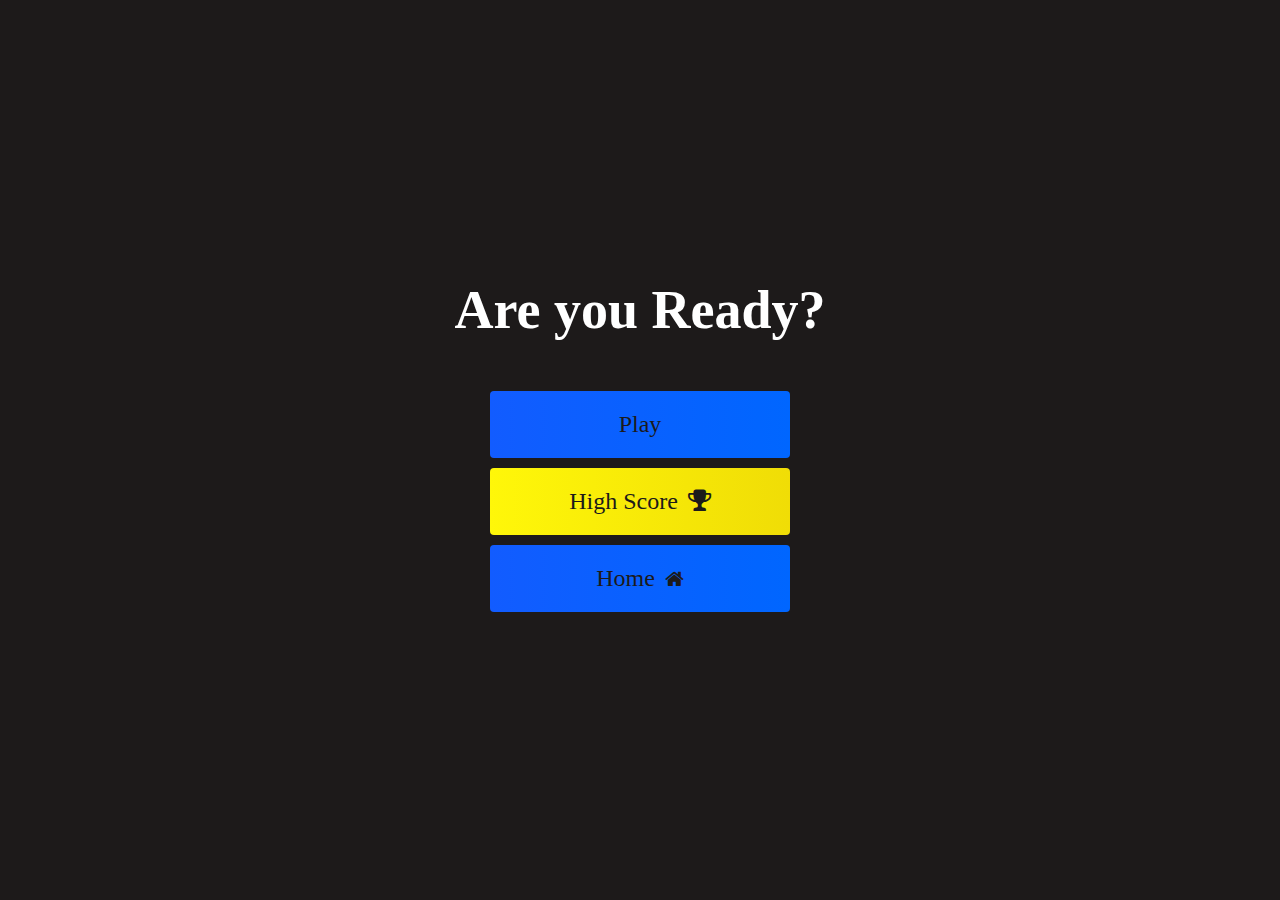
<file: project_trivia.html>
<!DOCTYPE html>
<html lang="en">
<head>
  <meta charset="UTF-8">
  <meta http-equiv="X-UA-Compatible" content="IE=edge">
  <meta name="viewport" content="width=device-width, initial-scale=1.0">
  <link rel="stylesheet" href="https://cdnjs.cloudflare.com/ajax/libs/font-awesome/4.7.0/css/font-awesome.min.css">
  <link rel="stylesheet" href="project_trivia.css">
  <title>Trivia</title>

</head>

<body>

    
  <main>
      <div class="container">
          <div id="home" class="flex-colum flex-center">
              <h1>Are you Ready?</h1>
              <a href="/game.html" class="btn">Play</a>
              <a href="/highscore.html" id="highscore-btn" class="btn">High Score<i class="fa fa-trophy" aria-hidden="true"></i></a>
              <a href="/index.html" class="btn">Home<i class="fa fa-home" aria-hidden="true"></i></a>
          </div>
      </div>
  </main>
 
</body>

</html>
</file>
<file: project_home.css>
body{
    background: linear-gradient(90deg, rgb(160, 159, 159) 0%, #fff3f3 100%);
    margin: 0;
    padding: 0;
     font-family: sans-serif;

  }
  .image{
    background-image: url(images/about1.jpeg);
    background-position: center;
  }
  .strip{
  padding: 0;
  }
 .strip .carousel-item{
    height: 99%;
    font-family: 'Roboto', sans-serif;
   
  }
  .strip .carousel-item .img{
    background-size: cover;
    background-position: right;
    background-attachment: fixed;
  }
  .strip p{
    font-size: 22px;
    color: black;
    text-shadow:  1px 1px rgb(48, 11, 11) ;
  }
  .strip h2{
    color: rgb(48, 11, 11);
  }
  .info{
    margin: auto;
    text-align: center;
    padding-top: 100px;
  }
  h1{
    font-size: 36px;
    font-weight: 600;
  }
  .links p,
  .info p,
  .testimonials p,
  .country p{
    color: #777;
    font-size: 14px;
    font-weight: 300;
    line-height: 22px;
    padding: 10px;
  }
  .rowbox{
    margin-top:5% ;
    display: flex;
    justify-content: space-between;
  }
  .info-col{
    flex-basis: 31%;
    background: #fff3f33d;
    border-radius: 24px 4px;
    margin-bottom: 5%;
    padding: 20px 12px;
    box-sizing: border-box;
    transition: 0.5s;
  }
  h3{
    text-align: center;
    font-weight: 600;
    margin: 10px 0;
  }
  .info-col:hover{
    box-shadow: 0 0 20px 0px rgba(0, 0, 0, 0.2);
  }
  /* country */
  .country{
    width: 80%;
    margin: auto;
    text-align: center;
    padding-top: 50px;
  }
  .country-col{
    flex-basis: 32%;
    border-radius: 10px;
    margin-bottom:30px ;
    position: relative;
    overflow: hidden;
  }
  .country-col img{
    width: 100%;
    display: block;
  }
  .layer{
    height: 100%;
    width: 100%;
    position: absolute;
    top: 0;
    left: 0;
    transition: 0.5s;
  }
  .layer:hover{
    background: rgba(228, 31, 31, 0.3);
  }
  .layer h3{
    color: #fff;
    width: 100%;
    font-weight: 500;
    font-size: 26px;
    bottom: 0;
    left: 50%;
    transform: translateX(-50%);
    position: absolute;
    opacity: 0;
    transition: 0.5s;
  }
  .layer:hover h3{
    bottom: 49%;
    opacity: 1;
  }
/* links */
  .links h1{
    text-align: center;
    font-weight: 600;
    margin: 10px 0;
  }
  .links p{
    text-align: center;
    margin-bottom: 80px;
  }
  .links .container{
    display: flex;
    flex-wrap: wrap;
    justify-content: space-between;
  }
 .links .parent{
  position: relative;
  margin-bottom: 24px;
 }
 .links .parent img{
   border-radius: 35px;
 }
 .links .child{
   position: absolute;
   bottom: 0;
   left: 102px;
   text-align: center;
   font-family: 'Gluten', cursive;
   text-shadow: 1px 1px 0 #7A7A7A;

 }
 .links a{
  filter: grayscale(50%);
 }
 .links a:hover{
   filter: grayscale(0%);
   transition:1000ms;
   -webkit-box-shadow: 0px 0px 0px 5px #A0A0A0, inset 0px 10px 27px -8px #141414, inset 0px -10px 27px -8px #A31925, 5px 5px 15px 5px rgba(0,0,0,0); 
   box-shadow: 0px 0px 0px 5px #A0A0A0, inset 0px 10px 27px -8px #141414, inset 0px -10px 27px -8px #A31925, 5px 5px 15px 5px rgba(0,0,0,0);
 }

 /* testimonials */
  .testimonials{
    width: 80%;
    margin: auto;
    text-align: center;
    padding-top: 100px;
  }
  .testimonials-col{
  flex-basis: 44%;
  border-radius: 10px;
  margin-bottom: 5%;
  text-align: left;
  background: #fff3f33d;
  padding: 25px;
  cursor: pointer;
  display: flex;
  }
  .testimonials-col img{
    height: 40px;
    margin-left: 5px;
    margin-right: 30px;
    border-radius: 50%;
  }
  .testimonials-col p{
    padding: 0;
  }
  .testimonials-col h3{
    margin-top: 15px;
    text-align: left;
  }
  .testimonials-col .fa{
    color: #f44336;
  }
  /* call to action */
  .cta{
    margin: 100px auto;
    width: 80%;
    background-image: linear-gradient(rgba(0,0,0,0.7),rgba(0,0,0,0.7)),url(images/cta.jpeg);
    background-position: center;
    background-size: cover;
    border-radius: 10px;
    text-align: center;
    padding: 100px 0;
  }
  .cta h1{
    color: #fff;
    margin-bottom: 40px;
    padding: 0;
  }
  :root {
    --background-color: #ffe5e5;
    --color: #000000;
    --feedback-bg-color: #ffffff;
    --feedback-secondary-color: #ffacac;
    --feedback-primary-color: #53488d;
    --feedback-icon-color: #ffffff;
    --feedback-form-input: #f4f4f4;
  }

  .cta .hero-btn{
 display: inline-block;
 text-decoration: none;
 color: #fff;
 border: 1px solid #fff;
 padding: 12px 34px;
 font-size: 13px;
 background: transparent;
 position: relative;
 cursor: pointer;
  }
  .hero-btn:hover{
    border: 1px solid #f44336;
    background: #f44336;
    transition: 1s;
  }




 footer a{
   color: black !important;
 }
 .Smode{
   display: none;
 }

 @media (max-width: 768px){
   body{
     background: silver;
   }
  .strip{
   display: none;
  }
  .Smode{
    display: flex;
    min-height: 300px;
    width: 100%;
    background-image: url(images/faq_bg.jpg);
    background-size: cover;
    background-position:center;
  }
.links p{
  margin-bottom: 8px;
}
.testimonials{
  padding-top: 20px;
}
  .rowbox{
    flex-direction: column;
  }
  .testimonials-col img{
    margin-left: 0px;
    margin-right: 15px;
  }
  .cta h1{
    font-size: 24px;
  }
 }
 @media (max-width: 575px){
   .links .container{
    justify-content: center;
  }
  

}
</file>
<file: style.css>
*{
    box-sizing: border-box;
    margin: 0;
    padding: 0;
  }
  .container-fluid{
    width:100%;
  }
  .container{
    margin:0 auto;
  }
  header{
    position: fixed;
    top: 0;
    left: 0;
    width: 100%;
    margin: 0 auto;
    display: flex;
    justify-content: space-around;
    align-items: center;
    transition: 0.6s;
    z-index: 999;  
}
header.sticky{
    background: rgba(255, 255, 255, 0.596);
}
header .logo{
    position: relative;
    font-weight: 700;
    color: black;
    text-decoration: none;
    font-size: 2em;
    text-transform: uppercase;
    letter-spacing: 2px;
    transition: 0.6s;
    margin-right: 32px;
}
header ul{
    position: relative;
    display: flex;
    justify-content: center;
    align-items: center;
}
header ul li{
    position: relative;
    list-style: none;
}
header ul li::after{
content: '';
width: 0%;
height: 2px;
background: linear-gradient(90deg, rgb(0, 0, 0) 0%, rgba(228, 31, 31, 0.9)100%);
display: block;
margin: auto;
transition: 0.5s;
}
header ul li:hover::after{
width: 60%;
}

header ul li a{
  font-size: 0.8em;
    position: relative;
    margin: 0 15px;
    text-decoration: none;
    letter-spacing: 2px;
    font-weight: 500px;
    transition: 0.6s;
    text-shadow: 0.5px 0.5px 0.5px rgb(0, 0, 0);
}

header.sticky .logo,
header.sticky ul li a{
  color: rgb(0, 0, 0);
  
}
footer nav{
  padding: 16px;
}

footer a{
   color: white;
   border-radius: 16px;
   padding: 0px 6px;
   border: 1px solid white;   
   transition: 0.5s;
   
}
footer a:hover{
   border: 1px solid rgb(0, 0, 0); 
}

    
 @media (max-width: 768px){

    header{ 
     background: #fff;
     justify-content: center;
     padding-right: 32px;
    }
    header.sticky{
    padding: 0;
    }
    header .logo{
      padding-left:40px ;
     }
  }
 @media (max-width: 426px){

    
    header .logo{
     padding-right:40px ;
    }
  
  }
</file>
<file: project_trivia.css>
:root{
    background: rgb(29,26,26);
}
*{
    box-sizing: border-box;
    margin: 0;
    padding: 0;
    font-size: 62.5%;
    font-family: 'Nova Square',cursive;
}
h1{
    font-size: 5.4rem;
    color: #fff;
    margin-bottom: 5rem;
}
h2{
    font-size: 4.2rem;
    margin-bottom: 4rem;
}
.container{
 width: 100vh;
 height: 100vh;
 display: flex;
 justify-content: center;
 align-items: center;   
 max-width: 80rem;
 margin: 0 auto;
 padding: 2rem;
}
.flex-colum{
    display: flex;
    flex-direction: column;  
}
.flex-center{
    justify-content: center;
    align-items: center;
}
.justify-center{
    justify-content: center;
}
.text-center{
    text-align: center;
}
.hidden{
    display: none;
}
.btn{
    font-size: 2.4rem;
    padding: 2rem 0;
    width: 30rem;
    text-align: center;
    margin-bottom: 1rem;
    text-decoration: none;
    color: rgb(28,26,26);
    background: linear-gradient(90deg, rgb(18,92,255) 0%, rgb(0,102,255)100%) ;
    border-radius: 4px;
}
.btn:hover{
    cursor: pointer;
    box-shadow: 0 0.4rem 1.4rem 0 rgba(8,114,244,0.6);
    transition: transform 150ms;
    transform: scale(1.03);
}
.btn[disabled]:hover{
    cursor: not-allowed;
    box-shadow: none;
    transform: none;
}
#highscore-btn{
    background: linear-gradient(90deg, rgb(255,247,9) 0%, rgb(240,221,6)100%) ;
}
#highscore-btn:hover{
    box-shadow: 0 0.4rem 1.4rem 0 rgba(255,255,0,0.5) ;
}
.fa-trophy{
    font-size: 2.5rem;
    margin-left: 1rem;
}
/* end page css */

.end-form-container{
    width: 100%;
    display: flex;
    flex-direction: column;
    align-items: center;
    max-width: 30rem;
}
input{
    margin-bottom: 1rem;
    width: 20rem;
    padding: 1.5rem;
    font-size: 1.8rem;
    border: none;
    box-shadow: 0 0.1rem 1.4rem 0 rgba(86, 185, 235, 0.5);
}
input::placeholder{
    color: #aaa;
}
#username{
    margin-bottom: 3rem;
    width: 100%;
    outline: none;
}
#end-text{
    font-size: 2.4rem;
    color: #fff;
    text-align: center;
}
#saveScoreBtn{
    border: none;
}
.fa-home,
.fa-refresh
{
    margin-left: 1rem;
    font-size: 2rem;
    color: rgb(28,26,26);
}
</file>
<file: game.css>
body{
    color: rgb(255, 255, 255);
}
.choice-container{
    display: flex;
    margin-bottom: 0.8rem;
    width: 100%;
    border-radius: 4px;
    background: rgb(18,93,255);
    font-size: 3rem;
    min-width: 80rem;
}
.choice-container:hover{
    cursor: pointer;
    box-shadow: 0 0.4rem 1.4rem 0 rgba(6,103,247,0.5);
    transform: scale(1.02);
    transform: transform 100ms;
}
.choice-prefix{
    padding: 2rem 2.5rem;
    color: white;
}
.choice-text{
    padding: 2rem;
    width: 100%;
}

.correct{
    background: linear-gradient(32deg,rgba(11,223,36) 0%, rgb(41,232,111)100%);
}
.incorrect{
    background: linear-gradient(32deg,rgba(230,29,29,1) 0%, rgb(224,11,11,1)100%);
}
#hub{
    display: flex;
    justify-content: space-between;
}
.hub-prefix{
    text-align: center;
    font-size: 2rem;
}
.hub-main-text{
    text-align: center;
}
#progressBar{
    width: 20rem;
    height: 3rem;
    border: 0.2rem solid rgb(11,223,36);
    margin-top: 2rem;
    border-radius: 50px;
    overflow: hidden;
}
#progressBarFull{
    height: 100%;
    background: rgb(11,223,36);
    width: 0%;

}



@media (max-width:768px) {
    .choice-container{
        min-width: 40rem;
    }
}

@media (max-width:1440px) {
   body{
       margin-top: 80px;
   }
}
</file>
<file: highscore.css>
body{
    color: #fff;
}
#highScoreList{
    list-style: none;
    margin-bottom: 4rem;
}
.high-score{
    font-size: 2.8rem;
    margin-bottom: 0.5rem;
}
</file>
<file: project_contact.css>
*{
  margin: 0;
  padding: 0;
  box-sizing: border-box;
  font-family:'Poppins',sans-serif ;
}
.contact{
position: relative;
min-height: 100vh;
padding: 50px 100px;
display: flex;
justify-content: center;
align-items: center;
flex-direction: column;
background: url(images/contact_bg.jpeg);
background-size: cover;
background-position: center;
}
.contact .content{
  max-width: 800px;
  text-align: center;
}
.contact .content h2{
  font-size: 36px;
  font-weight: 500;
  color: #fff;
  text-shadow: 2px 2px black;
}
.contact .content p{
  font-weight: 300;
  color: #fff;
  text-shadow: 1px 1px black;
}
.containerd{
  width: 100%;
  display: flex;
  justify-content: center;
  align-items: center;
  margin-top: 30px;
}
.containerd .contactInfo{
  width: 50%;
  display: flex;
  flex-direction: column;
}
.containerd .contactInfo .box{
position: relative;
padding: 20px 0;display: flex;
}
.containerd .contactInfo .box .icon{
  min-width: 60px;
  height: 60px;
  background:#fff ;
  display: flex;
  justify-content: center;
  align-items: center;
  border-radius: 50%;
  font-size: 22px;
}
.containerd .contactInfo .box .text{
  display: flex;
  margin-left: 20px;
  font-size: 16px;
  color: #fff;
  flex-direction: column;
  font-weight: 300;
}
.containerd .contactInfo .box .text h3{
  font-weight: 500;
  color:#00bcd4 ;
}
.contactForm{
  width: 40%;
  padding: 40px;
  background: #fff;
}
.contactForm h2{
  font-size: 30px;
  color: #333;
  font-weight: 500;
}
.contactForm .inputBox{
  position: relative;
  width: 100%;
  margin-top: 10px;
}
.contactForm .inputBox input,
.contactForm .inputBox textarea
{
  width: 100%;
  padding: 5px 0;
  font-size: 16px;
  margin: 10px 0;
  border: none;
  border-bottom: 2px solid #333;
  outline: none;
  resize: none;
}
.contactForm .inputBox span{
  position:absolute;
   left: 0;
   padding: 5px 0;
   font-size: 16px;
   margin: 10px 0;
  pointer-events: none;
  transition: 0.5s;
  color: #666;
}
.contactForm .inputBox input:focus ~ span,
.contactForm .inputBox input:valid ~ span,
.contactForm .inputBox textarea:focus ~ span,
.contactForm .inputBox textarea:valid ~ span
{
  color: #e91e63;
  font-size: 12px;
  transform: translateY(-20px);
}
.contactForm .inputBox input[type="submit"]
{
  width: 100px;
  background: #00bcd4;
  color: #fff;
  border: none;
  cursor: pointer;
  padding: 10px;
  font-size: 18px;
}

@media (max-width:991px)
{
  .content{
    padding: 50px;
  }
  .containerd{
    flex-direction: column;
  }
  .containerd .contactInfo{
    margin-bottom: 40px;
  }
  .containerd .contactInfo,
  .contactForm
  {
    width: 100%;
  }
}
</file>
<file: project_faq.css>
body{
    background-image: url(images/faq_bg.jpg);
    background-size: cover;
    background-position:center;
    background-attachment: fixed;
    font-weight: Century Gothic;
  }  
  main .container{
      max-width: 700px;
      margin-top: 120px;
      margin-bottom: 200px;
  }
  main h1,
  .form h1{
    font-size: 4em;
    font-family: 'Stick No Bills', sans-serif;
    color: #272525;
    text-shadow: 2px 3px 0 #7A7A7A;
  }
  .accordion{
      border-radius: 18px;
  }
.accordion-item .accordion-header button{
    background: rgba(0, 0, 0, 0.6) !important;
    color: rgba(255, 255, 255, 0.726) !important;
  }
  
  .accordion-item .accordion-header .accordion-button:not(.collapsed) {
    background: rgba(0, 0, 0, 0.8) !important;
    color:rgba(255, 255, 255, 0.7) !important;
  }

  .accordion-item .accordion-collapse {
    background: linear-gradient(90deg,  rgba(250, 172, 219, 0.7) 0%, rgba(212, 191, 206, 0.7)100%);
    color:rgba(0, 0, 0, 0.8);
  }
</file>
